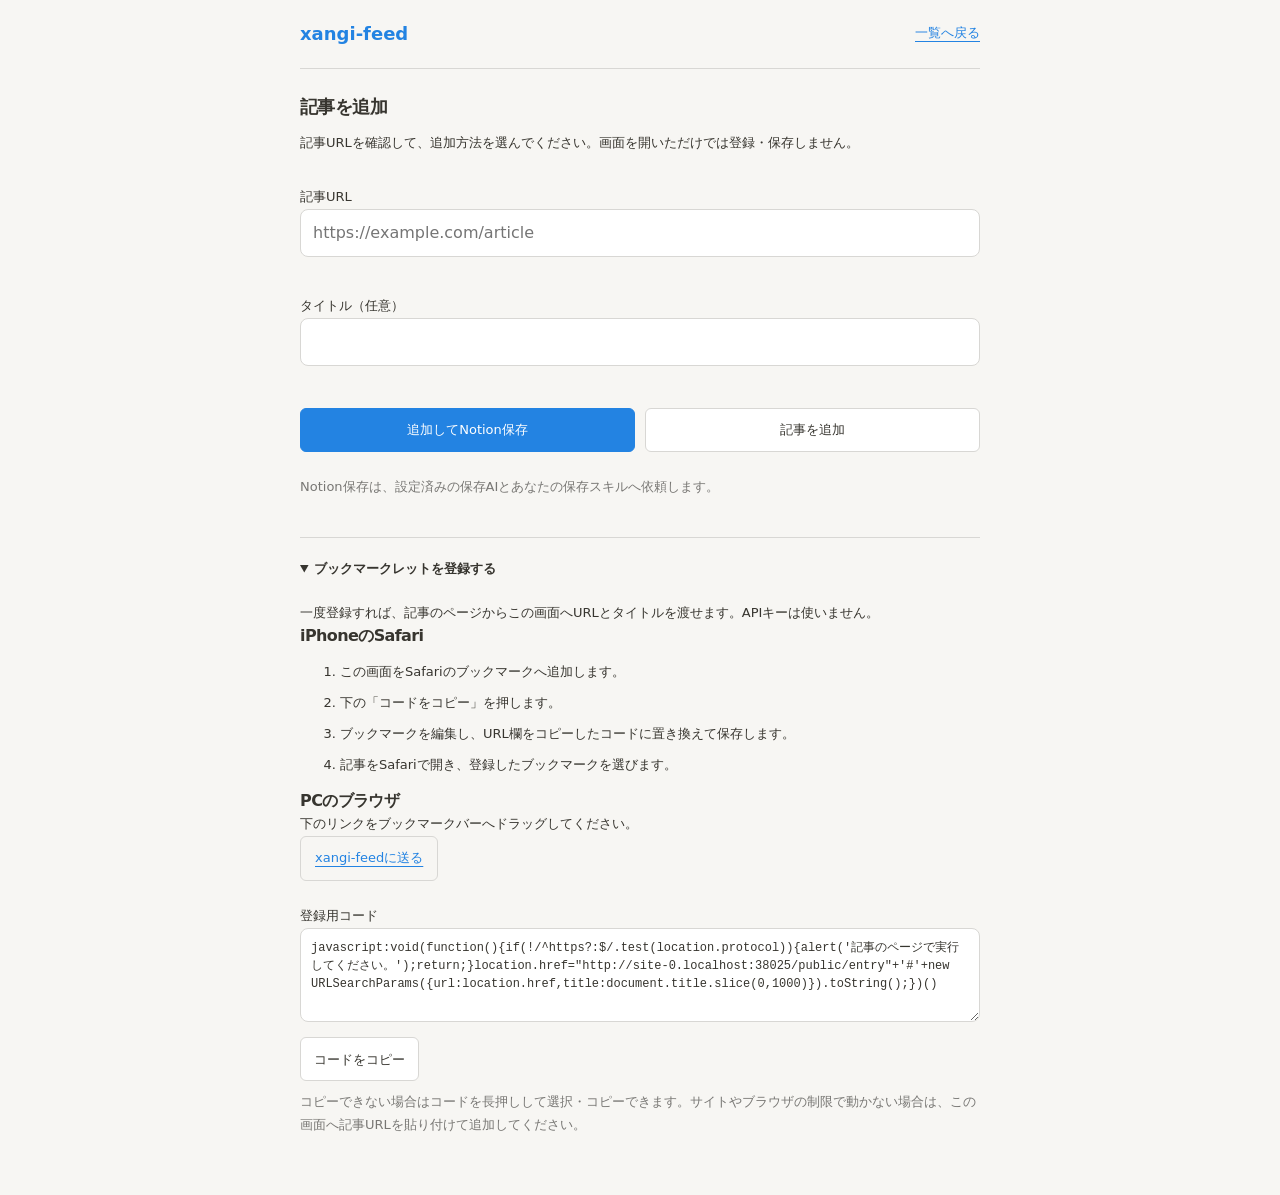
<file: public/capture.html>
<!doctype html>
<html lang="ja"><head><meta charset="utf-8"><meta name="viewport" content="width=device-width,initial-scale=1"><meta name="color-scheme" content="light dark"><meta name="referrer" content="no-referrer"><title>記事を追加 | xangi-feed</title><link rel="stylesheet" href="style.css"><link rel="stylesheet" href="capture.css"><script type="module" src="capture.js"></script></head>
<body><header class="capture-header"><a href="./" class="capture-brand">xangi-feed</a><a href="./">一覧へ戻る</a></header>
<main class="capture-main"><h1>記事を追加</h1><p id="intro">記事URLを確認して、追加方法を選んでください。画面を開いただけでは登録・保存しません。</p>
<form id="capture-form"><label for="url">記事URL<input id="url" name="url" type="url" maxlength="4000" required autocomplete="url" placeholder="https://example.com/article"></label><label for="title">タイトル（任意）<input id="title" name="title" maxlength="1000"></label>
<div class="capture-actions"><button id="save" type="submit" value="save" class="primary">追加してNotion保存</button><button id="add" type="submit" value="add">記事を追加</button></div><p class="muted">Notion保存は、設定済みの保存AIとあなたの保存スキルへ依頼します。</p></form>
<p id="error" role="alert" hidden></p><section id="result" hidden aria-live="polite"><h2>追加・保存の状況</h2><p id="result-title"></p><strong id="status"></strong><p id="summary"></p><p id="request-error"></p><nav class="capture-links"><a id="notion" target="_blank" rel="noopener noreferrer" hidden>Notionを開く</a><a id="conversation" target="_blank" rel="noopener noreferrer" hidden>保存AIの会話</a><a href="./">xangi-feedを開く</a></nav><button id="capture-refresh" type="button" hidden>状態を確認</button></section>
<details id="installation"><summary>ブックマークレットを登録する</summary><p>一度登録すれば、記事のページからこの画面へURLとタイトルを渡せます。APIキーは使いません。</p><h2>iPhoneのSafari</h2><ol><li>この画面をSafariのブックマークへ追加します。</li><li>下の「コードをコピー」を押します。</li><li>ブックマークを編集し、URL欄をコピーしたコードに置き換えて保存します。</li><li>記事をSafariで開き、登録したブックマークを選びます。</li></ol><h2>PCのブラウザ</h2><p>下のリンクをブックマークバーへドラッグしてください。</p><a id="bookmarklet" draggable="true">xangi-feedに送る</a><label for="code">登録用コード<textarea id="code" rows="4" readonly spellcheck="false"></textarea></label><button id="copy" type="button">コードをコピー</button><p id="copy-message" role="status"></p><p class="muted">コピーできない場合はコードを長押しして選択・コピーできます。サイトやブラウザの制限で動かない場合は、この画面へ記事URLを貼り付けて追加してください。</p></details>
</main></body></html>
</file>
<file: public/style.css>
/* Reference: supplied reading-feed image;
custom editorial app. */
/* Quality review: quiet separators, readable measure, visible states, no remote assets. */
:root {
  /* xangi filer typography: UI, secondary, counts, headings, reading, code. */
  --xangi-font-ui: 13px;
  --xangi-font-caption: 12px;
  --xangi-font-micro: 11px;
  --xangi-font-heading: 18px;
  --xangi-font-section: 16px;
  --xangi-font-reading: 16px;
  --xangi-font-code: 13px;
  --xangi-font-metric: 24px;
  --xangi-font-family: system-ui, sans-serif;
  --xangi-font-reading-family: Inter, ui-sans-serif, -apple-system, BlinkMacSystemFont, "Segoe UI", "Noto Sans JP", sans-serif;

  color-scheme:light dark;
  --bg:#f7f6f3;
  --surface:#fff;
  --ink:#37352f;
  --muted:#787774;
  --line:#d8d7d4;
  --accent:#2383e2;
  --accent-soft:#2383e21c;
  --bad:#a33535;
  --focus:#2383e2;
  --shadow:#0003;
  --font:var(--xangi-font-family);
  --serif:ui-serif,"Noto Serif JP",serif
}
:root[data-theme="dark"] {
  color-scheme:dark;
  --bg:#202020; --surface:#191919; --ink:#efefed; --muted:#aaa9a5;
  --line:#40403d; --accent:#6eaff1; --accent-soft:#2383e238;
  --bad:#ff9690; --focus:#ffd166; --shadow:#0008;
}
:root[data-theme="light"] { color-scheme:light; }
* {
  box-sizing:border-box
}
html,body {
  margin:0;
  overflow-x:clip
}
body {
  background:var(--bg);
  color:var(--ink);
  font: var(--xangi-font-ui)/1.75 var(--font)
}
button,input,select {
  font:inherit;
  color:inherit
}
button,select {
  cursor:pointer
}
button {
  border:1px solid var(--line);
  background:var(--surface);
  border-radius:6px;
  padding:7px 13px;
  min-height:44px;
  line-height:1.5
}
button:hover {
  border-color:var(--accent);
  background:var(--accent-soft)
}
button:disabled {
  cursor:wait;
  opacity:.6
}
button.primary {
  background:var(--accent);
  color:var(--surface);
  border-color:var(--accent)
}
button[aria-pressed=true] {
  background:var(--accent-soft);
  border-color:var(--accent);
  color:var(--accent)
}
button.bad[aria-pressed=true] {
  color:var(--bad);
  border-color:var(--bad)
}
a {
  color:var(--accent);
  text-underline-offset:4px
}
a,button,input,select {
  touch-action:manipulation
}
a:focus-visible,button:focus-visible,input:focus-visible,select:focus-visible,summary:focus-visible {
  outline:3px solid var(--focus);
  outline-offset:3px
}
input,select {
  border:1px solid var(--line);
  border-radius:8px;
  background:var(--surface);
  padding:9px 12px;
  min-height:44px;
  max-width:100%
}
input {
  width:100%
}
h1,h2,h3,p {
  margin:0
}
h1,h2,h3 {
  line-height:1.5;
  overflow-wrap:break-word;
  min-width:0
}
h1 {
  font-size: var(--xangi-font-heading);
  letter-spacing:-.6px
}
h1 span {
  font-weight:400;
  color:var(--muted)
}
h2 {
  font-size: var(--xangi-font-section);
  letter-spacing:-.6px
}
h3 {
  font-size: var(--xangi-font-ui)
}
.topbar {
  max-width:1240px;
  margin:auto;
  padding:22px 34px;
  display:flex;
  align-items:center;
  justify-content:space-between;
  border-bottom:1px solid var(--line);
  gap:20px
}
.brand {
  display:flex;
  align-items:center;
  gap:12px
}
.brand a {
  text-decoration:none;
  font-size: var(--xangi-font-heading)
}
.shell {
  max-width:900px;
  margin:auto;
  padding:0 28px
}
.tabs {
  position:sticky;
  top:0;
  z-index:5;
  background:var(--bg);
  display:flex;
  gap:8px;
  padding-top:18px;
  padding-bottom:18px;
  border-bottom:1px solid var(--line);
  overflow-x:auto
}
.tabs button {
  white-space:nowrap;
  background:transparent;
  border-color:transparent
}
.tabs button[aria-pressed=true] {
  background:var(--surface);
  border-color:var(--line);
  color:var(--accent);
  font-weight:700
}
.filters {
  display:flex;
  gap:10px;
  padding:20px 0 4px;
  flex-wrap:wrap
}
.search-label {
  flex:1;
  min-width:200px
}
.list-info {
  flex-wrap:wrap;
  display:flex;
  justify-content:space-between;
  align-items:center;
  min-height:50px;
  gap:12px;
  font-size: var(--xangi-font-ui);
  color:var(--muted)
}
.sort-control {
  display:flex;
  align-items:center;
  gap:8px;
  flex-wrap:wrap;
}
.sort-control select {
  font-size: var(--xangi-font-ui);
}
.news {
  padding:27px 0;
  border-top:1px solid var(--line)
}
.news-top {
  display:flex;
  align-items:center;
  gap:10px;
  flex-wrap:wrap;
  color:var(--muted);
  font-size: var(--xangi-font-ui);
  margin-bottom:9px
}
.kind {
  font-weight:650;
  color:var(--accent)
}
.news-title {
  display:block;
  text-decoration:none;
  color:var(--ink);
  font-size: var(--xangi-font-section);
  font-weight:700;
  line-height:1.55;
  padding:0;
  text-align:left;
  min-height:0;
  border:0;
  background:none;
  border-radius:0;
  overflow-wrap:anywhere
}
.news-title:hover {
  background:none;
  color:var(--accent)
}
.excerpt {
  margin-top:10px;
  font-size: var(--xangi-font-reading);
  line-height:1.9;
  overflow-wrap:anywhere;
  white-space:pre-wrap
}
.news .excerpt {
  display:-webkit-box;
  -webkit-line-clamp:3;
  -webkit-box-orient:vertical;
  overflow:hidden;
  color:var(--muted)
}
.evidence {
  font-size: var(--xangi-font-caption);
  color:var(--muted);
  margin:12px 0
}
.topics {
  display:flex;
  gap:6px;
  flex-wrap:wrap;
  margin-top:12px
}
.topic {
  padding:2px 8px;
  border-radius:5px;
  background:var(--accent-soft);
  font-size: var(--xangi-font-caption);
  color:var(--accent)
}
.actions {
  display:flex;
  flex-direction:column;
  align-items:stretch;
  gap:10px;
  margin-top:17px
}
.rating-actions, .article-actions {
  display:flex;
  gap:8px;
  flex-wrap:wrap;
  align-items:center
}
.actions a {
  padding:7px 3px;
  min-height:44px
}
.actions .discuss {
  margin-left:auto
}
.rating-control {
  display:inline-flex;
  align-items:center;
  gap:6px
}
.rating-icon {
  width:20px;
  height:20px;
  flex:none;
  fill:none;
  stroke:currentColor;
  stroke-width:1.7;
  stroke-linejoin:round
}
.recommendation {
  font-size: var(--xangi-font-caption);
  color:var(--muted);
  margin-top:12px
}
.empty {
  padding:50px 0;
  text-align:center
}
.empty h3 {
  margin-bottom:12px
}
.empty p {
  color:var(--muted);
  margin:8px 0
}
.notice {
  padding:12px 16px;
  background:var(--accent-soft);
  border-left:3px solid var(--accent);
  margin-bottom:12px;
  overflow-wrap:anywhere
}
.more {
  display:block;
  margin:22px auto 45px
}
.footer {
  display:flex;
  justify-content:space-between;
  gap:16px;
  border-top:1px solid var(--line);
  margin-top:35px;
  padding-top:20px;
  padding-bottom:25px;
  font-size: var(--xangi-font-ui);
  color:var(--muted)
}
dialog {
  border:1px solid var(--line);
  border-radius:16px;
  background:var(--surface);
  color:var(--ink);
  max-width:760px;
  width:calc(100% - 32px);
  max-height:90dvh;
  padding:26px;
  box-shadow:0 20px 80px var(--shadow)
}
dialog::backdrop {
  background:var(--shadow)
}
.dialog-toolbar {
  position:sticky;
  top:0;
  z-index:1;
  background:var(--surface);
  display:flex;
  justify-content:space-between;
  align-items:center;
  gap:12px;
  border-bottom:1px solid var(--line);
  padding-bottom:17px;
  margin-bottom:22px
}
.dialog-toolbar h2 {
  font-size: var(--xangi-font-section)
}
dialog section+section {
  border-top:1px solid var(--line);
  padding-top:22px;
  margin-top:25px
}
.muted {
  color:var(--muted);
  font-size: var(--xangi-font-ui);
  margin:10px 0
}
.detail-title {
  font-size: var(--xangi-font-heading);
  margin:8px 0 15px
}
.source-row {
  padding:13px 0;
  border-bottom:1px solid var(--line);
  overflow-wrap:anywhere
}
.source-heading {
  display:flex;
  justify-content:space-between;
  align-items:center;
  gap:14px
}
.source-error {
  color:var(--bad);
  font-size: var(--xangi-font-ui);
  margin-top:5px
}
.source-info {
  font-size: var(--xangi-font-caption);
  color:var(--muted)
}
form {
  display:grid;
  grid-template-columns:minmax(0,1fr);
  gap:14px;
  margin-top:16px
}
form label {
  display:grid;
  grid-template-columns:minmax(0,1fr);
  gap:4px;
  font-size: var(--xangi-font-ui)
}
form .check-label {
  display:flex;
  align-items:center;
  gap:10px;
  min-height:44px;
}
input[type=checkbox] {
  width:22px;
  height:22px;
  min-height:22px;
  flex-shrink:0;
}
form button {
  justify-self:start
}
#source-error {
  color:var(--bad);
  font-size: var(--xangi-font-ui)
}
.stats {
  display:flex;
  gap:24px;
  margin:10px 0
}
.stats strong {
  font-size: var(--xangi-font-metric)
}
.profile-topics {
  display:flex;
  flex-wrap:wrap;
  gap:8px
}
.reason {
  font-size: var(--xangi-font-ui);
  margin-top:14px;
  display:flex;
  align-items:center;
  gap:9px;
  flex-wrap:wrap
}
.sr-only {
  position:absolute;
  width:1px;
  height:1px;
  margin:-1px;
  clip:rect(0,0,0,0);
  overflow:hidden
}
[hidden] {
  display:none!important
}
textarea {
  font:inherit;
  color:var(--ink);
  background:var(--surface);
  border:1px solid var(--line);
  border-radius:8px;
  padding:10px;
  width:100%;
  resize:vertical;
}
textarea:focus-visible {
  outline:3px solid var(--focus);
  outline-offset:3px;
}
.comment-label {
  color:var(--accent);
  font-size: var(--xangi-font-ui);
  font-weight:700;
  margin-top:16px;
}
.personal-comment {
  padding-left:12px;
  border-left:3px solid var(--line);
  margin-top:6px;
  line-height:1.9;
  overflow-wrap:anywhere;
}
@media(max-width:640px) {
  .topbar {
    padding:16px;
    align-items:flex-start;
    gap:12px;
    flex-direction:column
  }
  .shell {
    padding-left:18px;
    padding-right:18px
  }
  .tabs {
    padding-top:12px;
    gap:2px
  }
  .tabs button {
    padding:7px 10px;
    font-size: var(--xangi-font-ui)
  }
  .filters {
    gap:8px
  }
  .search-label {
    flex-basis:100%
  }
  .filters>label:not(.search-label) {
    flex:1;
    min-width:0
  }
  .filters select {
    width:100%;
    font-size: var(--xangi-font-ui)
  }
  .news-title {
    font-size: var(--xangi-font-section)
  }
  .news {
    padding:23px 0
  }
  .actions {
    gap:7px
  }
  .actions button {
    padding:7px 10px;
    font-size: var(--xangi-font-ui)
  }
  .actions .discuss {
    margin-left:0
  }
  .footer {
    flex-direction:column;
    gap:4px
  }
  dialog {
    padding:19px;
    width:calc(100% - 20px)
  }
  .detail-title {
    font-size: var(--xangi-font-heading)
  }
}


.note-preview {
  white-space:pre-wrap;
  overflow-wrap:anywhere;
  color:var(--muted);
  max-height:5em;
  overflow:auto;
}
.note-editor {
  border-top:1px solid var(--line);
  margin-top:24px;
  padding-top:16px;
}
.notion-status, .note-message {
  overflow-wrap:anywhere;
}

/* Reading list: quiet rows, one compact toolbar, secondary actions on demand. */
.shell {
  max-width:960px;
}
#feed {
  background:var(--surface);
  border:1px solid var(--line);
  border-radius:12px;
  padding:0 24px;
}
.news {
  padding:24px 0;
}
.news:last-child {
  border-bottom:0;
}
.news-title {
  font-size: var(--xangi-font-section);
  line-height:1.55;
}
.news .excerpt {
  -webkit-line-clamp:2;
  font-size: 14px;
  margin:8px 0;
}
.news .comment-detail>.evidence, .news .editorial>.evidence, .news .recommendation {
  display:none;
}
.news .topics {
  margin-top:10px;
}
.news .topic:nth-child(n+4) {
  display:none;
}
.actions.compact-actions {
  flex-direction:row;
  flex-wrap:nowrap;
  gap:4px;
  align-items:center;
  margin-top:16px;
}
.article-mute {
  display:flex;
  justify-content:flex-end;
  flex:none;
}
.mute-control {
  min-height:44px;
  font-size: var(--xangi-font-ui);
}
.icon-button {
  display:inline-flex;
  align-items:center;
  justify-content:center;
  flex:none;
  width:44px;
  height:44px;
  min-height:44px;
  padding:0;
  background:transparent;
  border:1px solid transparent;
  border-radius:8px;
  color:var(--muted);
}
.icon-button:hover, .icon-button:focus-visible, .more-actions[open]>summary {
  background:var(--accent-soft);
  color:var(--accent);
}
.icon-button[aria-pressed=true] {
  color:var(--accent);
  background:var(--accent-soft);
  border-color:var(--accent);
}
.action-icon {
  width:20px;
  height:20px;
  fill:none;
  stroke:currentColor;
  stroke-width:1.7;
  stroke-linecap:round;
  stroke-linejoin:round;
}
.notion-action {
  margin-left:auto;
  min-width:96px;
  padding:7px 10px;
  font-size: var(--xangi-font-ui);
  font-weight:600;
  color:var(--accent);
  background:var(--accent-soft);
  border-color:transparent;
}
.more-actions {
  position:relative;
  flex:none;
}
.more-actions>summary {
  display:flex;
  cursor:pointer;
  list-style:none;
}
.more-actions>summary::-webkit-details-marker {
  display:none;
}
.action-menu {
  position:absolute;
  right:0;
  bottom:calc(100% + 8px);
  width:224px;
  padding:6px;
  display:flex;
  flex-direction:column;
  gap:2px;
  background:var(--surface);
  border:1px solid var(--line);
  border-radius:10px;
  box-shadow:0 8px 24px var(--shadow);
  z-index:5;
}
.more-actions:not([open])>.action-menu {
  display:none;
}
.action-menu button, .action-menu a {
  width:100%;
  margin:0;
  padding:9px 12px;
  border:0;
  text-align:left;
  border-radius:6px;
  text-decoration:none;
}
.actions .action-menu .discuss {
  margin-left:0;
}
.detail-actions {
  display:flex;
  flex-wrap:wrap;
  gap:6px;
}
#detail .compact-actions {
  flex-wrap:wrap;
}
.notion-status:empty {
  display:none;
}
.news .notion-status {
  font-size: var(--xangi-font-caption);
  margin:8px 0 0;
}
@media(max-width:600px) {
  #feed {
    padding:0 12px;
    border-radius:10px;
  }
  .news-title {
    font-size: var(--xangi-font-section);
  }
  .news .news-top {
    font-size: var(--xangi-font-micro);
    gap:4px 8px;
  }
  .actions.compact-actions {
    gap:2px;
  }
  .compact-actions .icon-button {
    width:40px;
    min-width:40px;
    padding:0;
  }
  .notion-action {
    min-width:88px;
    padding:7px 6px;
  }
}
@media(max-width:600px) {
  .topbar {
    display:grid;
    grid-template-columns:minmax(0,1fr) 44px auto;
    padding:12px 18px;
    gap:6px 8px;
    align-items:center;
  }
  .brand {
    min-width:0;
    gap:6px;
  }
  .brand h1 {
    font-size: var(--xangi-font-heading);
  }
  #refresh {
    grid-column:2;
    grid-row:1;
    width:44px;
    padding:0;
  }
  #refresh span { display:none; }
  #refresh .refresh-icon { display:block; }
  #article-open {
    grid-column:3;
    grid-row:2;
  }
  #settings-open {
    grid-column:3;
    grid-row:1;
  }
  .filters {
    margin-top:14px;
  }
}
.news:first-child {
  border-top:0;
}

.source-controls {
  display:flex;
  flex-wrap:wrap;
  gap:8px;
}

/* Classification uses the same sidebar/drawer flow as xangi-tasks. */
.reading-layout {
  display:grid;
  grid-template-columns:var(--classification-width,240px) 28px minmax(0,1fr);
  gap:0;
  max-width:1280px;
  margin:0 auto;
  padding:0 28px;
}
.reading-layout > main.shell { width:100%; min-width:0; padding:0; margin:0; }
#classification { position:sticky; top:16px; align-self:start; max-height:calc(100dvh - 32px); overflow-y:auto; padding:20px 8px 24px 0; }
#classification h2 { font-size: var(--xangi-font-section); margin:0 0 18px; }
#classification-controls section { margin:0 0 24px; }
#classification-controls h3 { font-size: var(--xangi-font-ui); margin:0 0 10px; }
#classification-controls .muted { font-size: var(--xangi-font-caption); margin:6px 0 10px; }
#kind-choices { display:grid; gap:4px; }
.classification-choice { text-align:left; border-color:transparent; background:transparent; min-height:44px; }
.classification-choice[aria-pressed=true], #topic-choices [aria-pressed=true] { background:var(--accent-soft); border-color:var(--accent); color:var(--accent); font-weight:700; }
#topic-choices, #active-filters { display:flex; flex-wrap:wrap; gap:8px; }
#topic-choices .topic, .topics button.topic { min-height:40px; cursor:pointer; white-space:normal; }
#source-search, #source { width:100%; min-width:0; margin-top:8px; }
#source { padding:4px; height:auto; font-size: var(--xangi-font-ui); }
#source option { padding:8px 6px; }
#classification-open { display:none; }
#active-filters { padding:10px 0 0; }
#active-filters:empty { display:none; }
.filter-chip { max-width:100%; overflow-wrap:anywhere; text-align:left; font-size: var(--xangi-font-ui); border-color:var(--accent); }
.clear-filters { font-size: var(--xangi-font-ui); }
#classification-dialog { margin:0; inset:0 auto 0 0; width:min(360px,92vw); max-width:92vw; height:100dvh; max-height:100dvh; border-radius:0; padding:18px; }
#classification-dialog .dialog-toolbar { position:sticky; top:-18px; background:var(--surface); z-index:1; }
#classification-done { position:sticky; bottom:0; width:100%; margin-top:12px; }
@media (max-width:900px) {
  .reading-layout { display:block; padding:0 18px; }
  #classification { display:none; }
  #classification-open { display:inline-flex; align-items:center; min-height:44px; }
  .reading-layout .filters { display:flex; flex-wrap:wrap; gap:10px; }
  .reading-layout .search-label { flex:1; min-width:180px; }
}

.manual-tags, .manual-tag-assigned, #manual-tag-choices { display:flex; flex-wrap:wrap; align-items:center; gap:8px; }
.manual-tags:empty { display:none; }
.manual-tags { margin-top:12px; }
.tag-caption { font-size: var(--xangi-font-caption); color:var(--muted); }
.manual-tags .topic, #manual-tag-choices .topic { min-height:44px; max-width:100%; overflow-wrap:anywhere; }
#manual-tag-choices [aria-pressed=true] { border-color:var(--accent); font-weight:700; }
.manual-tag-editor input { width:100%; }
.manual-tag-editor form { margin-top:12px; }
.tag-management-row { display:flex; align-items:center; justify-content:space-between; gap:10px; padding:8px 0; }
.tag-management-row span { min-width:0; overflow-wrap:anywhere; }
#tag-management { margin-top:12px; }
#tag-management summary { cursor:pointer; min-height:44px; padding-top:10px; }

.recommendation-panel { padding:14px 0 8px; border-bottom:1px solid var(--line); }
.recommendation-panel h2 { font-size: var(--xangi-font-section); margin:0 0 10px; }
#recommendation-fields { border:0; padding:0; margin:0; min-width:0; }
.recommendation-quick { display:flex; flex-wrap:wrap; align-items:end; gap:10px 14px; }
.recommendation-quick > label:not(.check-label) { flex:1; min-width:160px; }
.recommendation-quick select { width:100%; }
.recommendation-quick .check-label { flex-basis:100%; }
#recommendation-advanced { margin-top:10px; }
#recommendation-advanced summary { cursor:pointer; min-height:44px; padding:10px 0; }
#recommendation-advanced .muted, #recommendation-message { font-size: var(--xangi-font-caption); }
.article-link-actions { display:grid; gap:12px; padding:16px 0; }
.article-link-actions a { display:flex; align-items:center; min-height:44px; padding:8px 12px; border:1px solid var(--line); border-radius:8px; }
#article-link-name, #article-link-message { overflow-wrap:anywhere; }
#article-link-url { width:100%; }

/* Keep the existing gutter as a generous resize target. */
#resize-classification { position:sticky; top:16px; align-self:start; height:calc(100dvh - 32px); cursor:col-resize; touch-action:none; outline-offset:-4px; }
#resize-classification::after { content:''; position:absolute; top:0; bottom:0; left:13px; width:2px; background:var(--line); }
#resize-classification:hover::after, #resize-classification:focus-visible::after { background:var(--accent); }
#resize-classification:focus-visible { outline:2px solid var(--focus); }
body.resizing-classification { cursor:col-resize; user-select:none; }
#classification { min-width:0; overflow-wrap:anywhere; }
@media (max-width:900px) {
  #resize-classification { display:none; }
}

.notion-mark { display:none; }
@media(max-width:600px) {
  .compact-actions .notion-action { min-width:40px; width:40px; padding:0; flex:none; }
  .compact-actions .notion-label { display:none; }
  .compact-actions .notion-mark { display:inline; }
}

#recommendation-toggle > summary { cursor:pointer; min-height:44px; padding:8px 0; font-weight:700; }
#recommendation-toggle > summary:focus-visible { outline:2px solid var(--focus); outline-offset:2px; }

.captured-body { white-space:pre-wrap; overflow-wrap:anywhere; line-height:1.8; }

#bookmarklet-settings label { display:block; margin:12px 0 8px; }
#settings-bookmarklet-code { width:100%; font:12px/1.5 ui-monospace,monospace; }
#settings-bookmarklet { display:inline-block; margin:8px 0; padding:8px 12px; border:1px solid var(--line); border-radius:6px; }
.recommendation-source { margin-block:16px; padding-inline-start:12px; border-inline-start:2px solid var(--line); overflow-wrap:anywhere; }
.recommendation-source .excerpt { white-space:pre-wrap; }
.preference-score { font-weight:700; color:var(--accent); }
.news-top .publisher {
  color:var(--ink);
  font-size: var(--xangi-font-ui);
  font-weight:650;
  line-height:1.5;
  overflow-wrap:anywhere;
}
.ai-comment {
  position:relative;
  margin:18px 0 12px 8px;
  padding:14px 16px;
  border:1px solid var(--line);
  border-radius:12px;
  background:var(--accent-soft);
  color:var(--ink);
  overflow-wrap:anywhere;
}
.ai-comment::before {
  content:"";
  position:absolute;
  top:19px;
  left:-5px;
  width:8px;
  height:8px;
  border-left:1px solid var(--line);
  border-bottom:1px solid var(--line);
  background:var(--accent-soft);
  transform:rotate(45deg);
}
.ai-comment-label { margin:0 0 7px; font-size: var(--xangi-font-ui); font-weight:700; color:var(--accent); }
.ai-comment-text { margin:0; font-size: var(--xangi-font-reading); line-height:1.8; white-space:pre-wrap; }
.ai-comment-basis { margin:9px 0 0; font-size: var(--xangi-font-caption); line-height:1.6; color:var(--muted); }
.ai-comment-records { margin-top:10px; font-size: var(--xangi-font-ui); }
.ai-comment-records > summary { min-height:44px; cursor:pointer; padding:10px 0; }
.ai-comment-records > summary:focus-visible { outline:2px solid var(--focus); outline-offset:2px; }
.ai-comment-records .excerpt { font-size: 14px; line-height:1.7; }
.ai-comment-regenerate { margin-top:10px; font-size: var(--xangi-font-caption); }

#discovery-form { display: flex; align-items: end; flex-wrap: wrap; gap: 12px; }
#discovery-form label { min-width: 0; }
#discovery-panel { min-width: 0; }


/* Extension chrome follows xangi-tasks: home SVG, compact controls, shared theme. */
.topbar { flex-direction:row; max-width:none; min-height:66px; padding:12px 28px; gap:16px; background:var(--surface); }
.topbar .brand { gap:16px; min-width:0; }
.topbar .brand h1 { margin:0; font:700 var(--xangi-font-heading)/1.3 var(--font); letter-spacing:-.04em; white-space:nowrap; }
.topbar .home-link { display:inline-flex; align-items:center; gap:8px; min-height:44px; padding:0 12px; border:1px solid var(--line); border-radius:6px; color:var(--ink); font-size: var(--xangi-font-ui); }
.topbar .home-link[hidden] { display:none; }
.home-link svg { width:18px; height:18px; flex-shrink:0; }
.header-preferences { display:flex; align-items:center; gap:6px; min-width:0; }
.header-preferences button, .theme-select select { min-height:44px; height:44px; padding:7px 10px; border-radius:6px; font-size: var(--xangi-font-ui); white-space:nowrap; }
.theme-select { display:flex; min-width:0; }
.feed-actions { max-width:none; margin:auto; padding:12px 28px; display:flex; align-items:center; justify-content:space-between; gap:12px; }
.feed-status { display:flex; flex-wrap:wrap; align-items:center; gap:0 8px; color:var(--muted); font-size:var(--xangi-font-caption); }
.feed-action-buttons { display:flex; align-items:center; gap:8px; flex-shrink:0; }
.feed-actions button { display:inline-flex; align-items:center; justify-content:center; height:44px; white-space:nowrap; }
.refresh-icon { display:none; flex-shrink:0; }
#discovery-form .discovery-prompt { display:flex; flex:1 1 100%; flex-direction:column; gap:6px; }
.discovery-prompt textarea { width:100%; min-height:96px; resize:vertical; font:inherit; border:1px solid var(--line); border-radius:6px; padding:10px; color:var(--ink); background:var(--surface); }
.discovery-prompt .muted { font-size: var(--xangi-font-ui); }
@media(max-width:900px) {
  .topbar { display:flex; min-height:60px; padding:8px 12px; gap:8px; flex-wrap:nowrap; }
  .topbar .brand { gap:8px; }
  .topbar .brand h1 { display:none; }
  .topbar .home-link { width:44px; padding:0; justify-content:center; }
  .topbar .home-link span { display:none; }
  .feed-actions { padding:6px 12px; gap:8px; flex-wrap:nowrap; }
  .feed-status { flex:1 1 0; min-width:0; line-height:1.35; overflow-wrap:anywhere; }
  .feed-action-buttons { margin-left:auto; }
}

@media(max-width:900px) { .topbar .brand:has(.home-link[hidden]) h1 { display:block; font-size: var(--xangi-font-heading); } }

#discovery-form { display:block; }
#discovery-fields { display:flex; align-items:end; flex-wrap:wrap; gap:12px; border:0; margin:0; padding:0; min-width:0; }
#discovery-save-message { margin:8px 0; font-size: var(--xangi-font-ui); }

.link-card { display:block; max-width:400px; margin:10px 0; border:1px solid var(--line); border-radius:10px; overflow:hidden; color:var(--ink); background:var(--surface); text-decoration:none; }
.link-card:hover { border-color:var(--accent); }
.link-card img { display:block; width:100%; height:clamp(96px,25vw,160px); object-fit:contain; background:var(--bg); }
.link-card-text { display:flex; flex-direction:column; gap:3px; padding:10px 12px; overflow-wrap:anywhere; }
.link-card-title { font-size: var(--xangi-font-ui); line-height:1.45; }
.link-card-site { font-size: var(--xangi-font-caption); color:var(--muted); }
.link-card-description { font-size: var(--xangi-font-ui); display:-webkit-box; -webkit-line-clamp:2; -webkit-box-orient:vertical; overflow:hidden; }

#discovery-toggle { margin-block:12px; }
#discovery-toggle > summary { cursor:pointer; min-height:44px; padding:10px 0; }
#discovery-toggle[open] > summary { margin-bottom:12px; }
/* The host supplies shared navigation and theme controls in embedded mode. */
:root[data-xangi-embedded="true"] .theme-select{display:none}

/* Optional embedded presentation chosen by this extension. */
:root[data-xangi-embedded="true"] #home{display:none}

/* Embedded reading controls start at the same inset as the extension header. */
:root[data-xangi-embedded="true"] .reading-layout,
:root[data-xangi-embedded="true"] .feed-actions {
  max-width:none;
  width:100%;
  margin-inline:0;
}

@media(max-width:900px){
  .topbar{height:60px;min-height:60px;padding:8px 12px;justify-content:space-between}
  .topbar .brand{flex:1}
  .topbar .brand h1{display:block;font-size: var(--xangi-font-heading)}
  .topbar #classification-open{display:inline-flex;align-items:center;justify-content:center;width:44px;height:44px;padding:0;flex-shrink:0}
  .header-preferences{margin-left:auto}
  .filters .search-label{width:100%}
}

/* Keep classification controls together and bring articles above the fold. */
#classification-open{position:relative}
#classification-count{position:absolute;top:0;right:0;min-width:18px;padding:0 3px;border-radius:9px;background:var(--accent-soft);color:var(--ink);font-size: var(--xangi-font-micro);line-height:18px;font-weight:700}
#classification-count[hidden]{display:none}
#classification-controls #active-filters{padding:0 0 12px;margin-bottom:12px;border-bottom:1px solid var(--line)}
.tabs{padding-block:4px;gap:4px}
.reading-layout .filters{padding:8px 0;margin-top:0}
.recommendation-panel{padding:0 0 4px}
#recommendation-form{margin-top:0;gap:4px}
#recommendation-message:empty{display:none}
.list-info{gap:4px 8px;min-height:44px}
@media(max-width:900px){
  .feed-actions{padding-block:4px}
  .list-info{flex-wrap:nowrap}
  #result-count{flex:1;min-width:0;font-size: var(--xangi-font-caption);line-height:1.4}
  .sort-control{flex-shrink:0}
  .sort-control select{width:min(210px,55vw);font-size: var(--xangi-font-ui)}
}

#custom-filter-controls { margin: 0 0 8px; min-width: 0; }
.custom-filter-actions { display: flex; flex-wrap: wrap; gap: 8px; }
#custom-filter-name { width: 100%; min-width: 0; }

#custom-filter-tabs { display: inline-flex; gap: inherit; flex-shrink: 0; }
.tabs > button { flex-shrink: 0; }
#custom-filter-tabs button { max-width: 18em; overflow: hidden; text-overflow: ellipsis; }
#custom-filter-new { width: min(420px, calc(100% - 32px)); }
#custom-filter-new input { width: 100%; }

#classification-save-message { font-size: var(--xangi-font-caption); font-weight: normal; }

/* All lists share one sidebar and a collapsible filter panel. */
.view-menu, #custom-filter-tabs { display: flex; flex-direction: column; gap: 4px; }
.view-menu button { width: 100%; text-align: left; white-space: normal; overflow-wrap: anywhere; }
#custom-filter-tabs button { max-width: none; overflow: visible; text-overflow: clip; }
.view-menu button[aria-pressed=true] { border-color: var(--accent); color: var(--accent); font-weight: 700; }
#classification-controls { max-height: calc(100dvh - 130px); overflow-y: auto; }
#current-view-title { font-size: var(--xangi-font-heading); margin: 8px 0; }
.view-filter { border-block: 1px solid var(--line); margin-bottom: 12px; }
.view-filter > summary { cursor: pointer; padding: 12px 0; font-weight: 700; }
#filter-summary { font-size: var(--xangi-font-caption); font-weight: normal; }
.state-filter-grid { display: grid; grid-template-columns: repeat(auto-fit, minmax(180px, 1fr)); gap: 12px; }
#filter-classification-controls { display: grid; grid-template-columns: repeat(auto-fit, minmax(180px, 1fr)); gap: 16px; }
#filter-classification-controls #active-filters { grid-column: 1 / -1; }
#filter-sort-slot { margin-block: 12px; }
#filter-sort-slot .sort-control { display: flex; align-items: center; gap: 8px; }
@media (max-width: 900px) { #classification-controls { max-height: none; } .state-filter-grid, #filter-classification-controls { grid-template-columns: minmax(0, 1fr); } }

/* Reading stays compact; saved-list editing lives in the sidebar dialog. */
.view-row { display: flex; gap: 4px; min-width: 0; }
.view-row > [data-custom-filter] { flex: 1; min-width: 0; }
.view-row > .view-settings-button { flex: 0 0 44px; width: 44px; text-align: center; }
#reading-controls { margin-bottom: 12px; }
#reading-controls > .search-label { display: block; }
#reading-controls input { width: 100%; }
.reading-toolbar { display: flex; flex-wrap: wrap; align-items: center; gap: 6px; }
.reading-toolbar { margin-top: 8px; }
#filter-sort-slot { margin: 0; min-width: 0; }
#filter-sort-slot select { max-width: 100%; }
#view-settings, #source-picker { width: min(760px, calc(100% - 32px)); max-height: calc(100dvh - 32px); overflow-y: auto; }
#view-settings > details > summary, #view-settings #view-state-group > summary, #view-settings #view-classification-group > summary { cursor: pointer; padding-block: 12px; min-height: 44px; font-weight: 700; }
#view-settings .dialog-toolbar, #source-picker .dialog-toolbar { position: sticky; top: 0; z-index: 2; background: var(--surface); }
#source[hidden] { display: none; }
#source-picker-open { width: 100%; text-align: left; }
#source-results { display: grid; gap: 4px; }
#source-results button { width: 100%; text-align: left; overflow-wrap: anywhere; }
#source-results button[aria-pressed=true] { border-color: var(--accent); color: var(--accent); }
#source-search { width: 100%; }
.reading-state { border: 1px solid var(--line); border-radius: 4px; padding: 1px 6px; font-weight: 700; }
.reading-state.is-unread { color: var(--accent); }
#classification-save-message:empty, #custom-filter-message:empty { display: none; }
@media (max-width: 600px) { #view-settings input, #view-settings select, #source-picker input { font-size: var(--xangi-font-reading); } }
.actions.compact-actions { flex-wrap: wrap; }

/* Frequent reading controls use the same quiet density as the action icons. */
#view-filter-open { display: inline-flex; align-items: center; justify-content: center; height: 36px; min-height: 36px; padding: 4px 8px; font-size: 13px; line-height: 20px; border-color: transparent; background: transparent; }
#filter-sort-slot .sort-control { flex-wrap: nowrap; gap: 4px; font-size: var(--xangi-font-ui); line-height: 20px; }
#filter-sort-slot .sort-control > span { white-space: nowrap; }
#filter-sort-slot select { height: 36px; min-height: 36px; padding: 4px 6px; font-size: var(--xangi-font-ui); line-height: 20px; }

.list-display-control { display: flex; align-items: center; gap: 6px; white-space: nowrap; margin-left: auto; }
#list-display { max-width: 54vw; min-height: 44px; padding: 4px 6px; font-size: var(--xangi-font-ui); }
.list-info:has(#new-items:not([hidden])) { flex-wrap: wrap; }
.news.compact-news { display: flex; align-items: center; gap: 8px; padding: 3px 0; }
.news.compact-news.with-summary { min-height: 60px; padding: 6px 0; }
.compact-news-text { flex: 1; min-width: 0; }
.compact-news .news-title, .compact-news-summary {
  display: -webkit-box;
  -webkit-box-orient: vertical;
  -webkit-line-clamp: 2;
  overflow: hidden;
  line-height: 1.45;
}
.compact-news .news-title { font-size: var(--xangi-font-reading); }
.compact-news-summary {
  margin: 2px 0 0;
  color: var(--muted);
  font-size: var(--xangi-font-ui);
  overflow-wrap: anywhere;
}
.compact-news-source {
  margin: 2px 0 0;
  color: var(--ink);
  font-size: var(--xangi-font-caption);
  line-height: 1.45;
  overflow: hidden;
  text-overflow: ellipsis;
  white-space: nowrap;
}
.list-thumbnail { flex: 0 0 64px; min-height: 48px; }
.list-thumbnail:empty:not([data-preview-pending]) { display: none; }
.list-thumbnail img { display: block; width: 64px; height: 48px; border-radius: 4px; object-fit: cover; }
.compact-news .compact-news-detail { flex: 0 0 44px; width: 44px; min-height: 44px; }

#reader-toggle { min-height: 44px; white-space: nowrap; font-size: var(--xangi-font-ui); }
#reader-pane { display: contents; }
.reading-layout.reader-enabled {
  grid-template-columns: var(--classification-width,240px) 28px minmax(0,1fr) minmax(340px,1.15fr);
  max-width: 1800px;
}
.reader-enabled #reader-pane {
  display: block;
  align-self: start;
  position: sticky;
  top: 16px;
  min-width: 0;
  margin-left: 20px;
}
.reader-enabled #detail:not(:modal), #reader-empty {
  width: 100%;
  max-width: none;
  margin: 0;
  padding: 16px;
  border: 1px solid var(--line);
  border-radius: 12px;
  background: var(--surface);
  box-shadow: none;
  overflow-wrap: anywhere;
}
.reader-enabled #detail:not(:modal) {
  position: relative;
  max-height: calc(100dvh - var(--reader-start, 16px) - 16px);
  overflow-y: auto;
  overscroll-behavior-y: contain;
}
.reader-enabled #detail:not(:modal) .dialog-toolbar { top: -16px; padding-block: 8px; margin-bottom: 12px; }
.reader-enabled .news:has(.news-title[aria-current="true"]) { background: var(--accent-soft); }
#reader-empty { color: var(--muted); }

.feed-status #source-failures {
  height: auto;
  min-height: 32px;
  padding: 2px 6px;
  border-color: transparent;
  color: var(--bad);
  background: transparent;
}
.feed-status #source-failures:hover { text-decoration: underline; }
@media (min-width: 761px) {
  .feed-header {
    display: flex;
    align-items: center;
    gap: 8px;
    padding: 4px 16px;
    border-bottom: 1px solid var(--line);
    background: var(--surface);
  }
  .feed-header .topbar { display: contents; }
  .feed-header .brand { flex: none; }
  .feed-header .header-preferences { order: 1; }
  .feed-header > .feed-actions { flex: 1 1 0; min-width: 0; padding: 0; margin: 0; }
  .feed-header .feed-actions button, .feed-header .header-preferences button, .feed-header .theme-select select {
    height: 36px; min-height: 36px; padding-block: 4px;
  }
  .reading-layout { padding-top: 6px; }
  .reading-layout > main.shell {
    display: grid;
    grid-template-columns: minmax(72px, 1fr) minmax(0, auto);
    align-content: start;
    align-items: center;
  }
  .reading-layout > main.shell > * { grid-column: 1 / -1; min-width: 0; }
  .reading-layout > main.shell > #current-view-title { grid-area: 1 / 1; margin: 0 6px 0 0; overflow-wrap: anywhere; }
  .reading-layout > main.shell > .list-info { grid-area: 1 / 2; justify-content: end; min-height: 36px; }
  .reading-layout > main.shell > #reading-controls { grid-row: 2; }
  #reading-controls { display: flex; flex-wrap: wrap; align-items: center; gap: 4px 8px; margin-block: 4px 6px; }
  #reading-controls > .search-label { flex: 1 1 96px; min-width: 0; }
  #reading-controls .reading-toolbar { margin: 0; flex: 0 0 auto; }
  #reading-controls #search, #reading-controls #search-clear, #list-display, #reader-toggle {
    height: 36px; min-height: 36px; padding-block: 4px;
  }
  #result-count { flex: 0 1 auto; font-size: var(--xangi-font-caption); line-height: 1.35; }
  .reader-enabled .list-info { flex-wrap: wrap; column-gap: 4px; }
  .reader-enabled .list-display-control > span { position: absolute; width: 1px; height: 1px; overflow: hidden; clip-path: inset(50%); }
  .reader-enabled #list-display { width: clamp(152px, 14vw, 205px); }
  .reader-enabled #reader-toggle { padding-inline: 6px; }
  .reader-enabled #filter-sort-slot select { max-width: 140px; }
}

/* List management and article filters have separate entry points. */
#filter-dialog { width: min(760px, calc(100% - 32px)); max-height: calc(100dvh - 32px); overflow-y: auto; }
#filter-dialog .dialog-toolbar { position: sticky; top: 0; z-index: 2; background: var(--surface); }
#filter-dialog summary { cursor: pointer; padding-block: 10px; min-height: 40px; font-weight: 700; }
#filter-dialog #kind-choices { display: flex; flex-wrap: wrap; gap: 4px; }
#filter-dialog .classification-choice { min-height: 36px; padding: 4px 8px; font-size: var(--xangi-font-ui); }
.filter-reset { min-height: 36px; padding: 4px 8px; font-size: var(--xangi-font-ui); border-color: transparent; background: transparent; }
.filter-reset[aria-pressed=true] { border-bottom-color: var(--accent); color: var(--accent); }
@media(max-width:600px) { #filter-dialog input, #filter-dialog select { font-size: var(--xangi-font-reading); } }

#view-settings .dialog-toolbar h2 { min-width: 0; overflow-wrap: anywhere; }
#view-settings-close, #filter-dialog-close { flex-shrink: 0; white-space: nowrap; }

/* Quiet, task-style saved views with a visible drag handle. */
.view-menu button { border: 0; background: transparent; border-radius: 4px; }
.view-menu button:hover { background: var(--accent-soft); }
.view-row { position: relative; gap: 0; align-items: center; }
.view-row > [data-custom-filter] { font-size: var(--xangi-font-ui); padding: 8px; }
.view-row > [data-custom-filter][aria-pressed=true] { background: var(--accent-soft); color: var(--accent); }
.view-row > .view-drag-handle { flex: 0 0 28px; width: 28px; padding: 0; color: var(--muted); cursor: grab; touch-action: none; user-select: none; text-align: center; }
.view-row > .view-settings-button { padding: 0; color: var(--muted); }
.view-row.is-dragging { opacity: .5; }
.view-row[data-drop-position]::before { content: ''; position: absolute; height: 2px; background: var(--accent); left: 0; right: 0; pointer-events: none; }
.view-row[data-drop-position=before]::before { top: -2px; }
.view-row[data-drop-position=after]::before { bottom: -2px; }
#custom-filter-plus { margin-top: 8px; font-size: var(--xangi-font-ui); color: var(--muted); }

/* Reserve preview geometry before metadata and images arrive. */
.link-card { position: relative; height: 112px; }
.link-card img { position: absolute; inset: 0 auto 0 0; width: 112px; height: 100%; object-fit: contain; }
.link-card-text { height: 100%; overflow: hidden; }
.link-card:has(img) .link-card-text { padding-left: 124px; }
.link-card-title { display: -webkit-box; -webkit-box-orient: vertical; -webkit-line-clamp: 2; overflow: hidden; }
.link-card-site { font-size: var(--xangi-font-caption); line-height: 18px; white-space: nowrap; overflow: hidden; text-overflow: ellipsis; }
.link-card-description { font-size: var(--xangi-font-caption); line-height: 16px; -webkit-line-clamp: 1; }

/* Shared filer density. Keep article/report contents and editor geometry local. */
body { font-family: var(--xangi-font-family); font-size: var(--xangi-font-ui); }

@media (max-width: 768px) {
  input:not([type="checkbox"]):not([type="radio"]):not([type="range"]):not([type="file"]), textarea, select { font-size: var(--xangi-font-reading); }
}

/* Preview summaries support the article title; long-form detail text retains its reading size. */

.news .ai-comment-text {
  font-size: 14px}

/* RSS navigation uses the same density and selection colors as saved views. */
#rss-menu { margin-bottom: 12px; border-bottom: 1px solid var(--line); }
#rss-menu > summary { cursor: pointer; padding: 12px 8px; min-height: 44px; font-size: var(--xangi-font-ui); font-weight: 700; }
#rss-sources { max-height: 40dvh; overflow-y: auto; }
.rss-links:not([hidden]) { display: grid; gap: 2px; padding-bottom: 4px; }
.rss-links button { min-width: 0; min-height: 44px; text-align: left; overflow-wrap: anywhere; font-size: var(--xangi-font-ui); }
.rss-links button[aria-pressed=true] { background: var(--accent-soft); color: var(--accent); }
.view-rss-links { margin-left: 28px; padding-left: 8px; border-left: 1px solid var(--line); }
.view-row > .view-rss-toggle { flex: 0 0 32px; width: 32px; min-height: 44px; padding: 0; color: var(--muted); text-align: center; }
@media (pointer: coarse) { .view-row > .view-rss-toggle { flex-basis: 44px; width: 44px; } }
.view-rss-toggle::before { content: ''; display: inline-block; width: 7px; height: 7px; border: solid currentColor; border-width: 0 2px 2px 0; transform: rotate(-45deg); }
.view-rss-toggle[aria-expanded=true]::before { transform: rotate(45deg); }

#detail-body, .ai-comment-text, .note-editor { font-family: var(--xangi-font-reading-family); }
</file>
<file: public/capture.css>
.capture-header,.capture-main{width:min(100% - 32px,680px);margin-inline:auto}.capture-header{display:flex;align-items:center;justify-content:space-between;gap:12px;padding-block:18px;border-bottom:1px solid var(--line)}.capture-brand{font-weight:700;text-decoration:none;font-size: var(--xangi-font-heading)}.capture-main{padding-block:24px 48px}.capture-main h1{font-size: var(--xangi-font-heading);margin:0 0 12px}.capture-main h2{font-size: var(--xangi-font-section)}.capture-main label{display:block;margin-block:16px 8px}.capture-main input,.capture-main textarea{width:100%;min-width:0;font-size: var(--xangi-font-reading)}.capture-actions{display:flex;flex-wrap:wrap;gap:10px;margin-top:20px}.capture-actions button{flex:1;min-width:160px}.capture-main section,.capture-main details{border-top:1px solid var(--line);padding-top:20px;margin-top:28px}.capture-main summary{font-weight:600;cursor:pointer;min-height:44px}.capture-links{display:flex;flex-wrap:wrap;gap:14px;margin-block:16px}.capture-main #error,.capture-main #request-error{color:var(--bad)}.capture-main p{overflow-wrap:anywhere}.capture-main #code{font:12px/1.5 ui-monospace,monospace}.capture-main #bookmarklet{display:inline-block;padding:10px 14px;border:1px solid var(--line);border-radius:6px;margin-bottom:8px}.capture-main a:focus-visible,.capture-main summary:focus-visible{outline:3px solid var(--focus);outline-offset:3px}.capture-main li{margin-block:8px}@media(max-width:420px){.capture-actions{flex-direction:column}.capture-actions button{width:100%}.capture-main h1{font-size: var(--xangi-font-heading)}}

/* Shared filer density. Keep article/report contents and editor geometry local. */
body { font-family: var(--xangi-font-family); font-size: var(--xangi-font-ui); }

@media (max-width: 768px) {
  input:not([type="checkbox"]):not([type="radio"]):not([type="range"]):not([type="file"]), textarea, select { font-size: var(--xangi-font-reading); }
}
</file>
